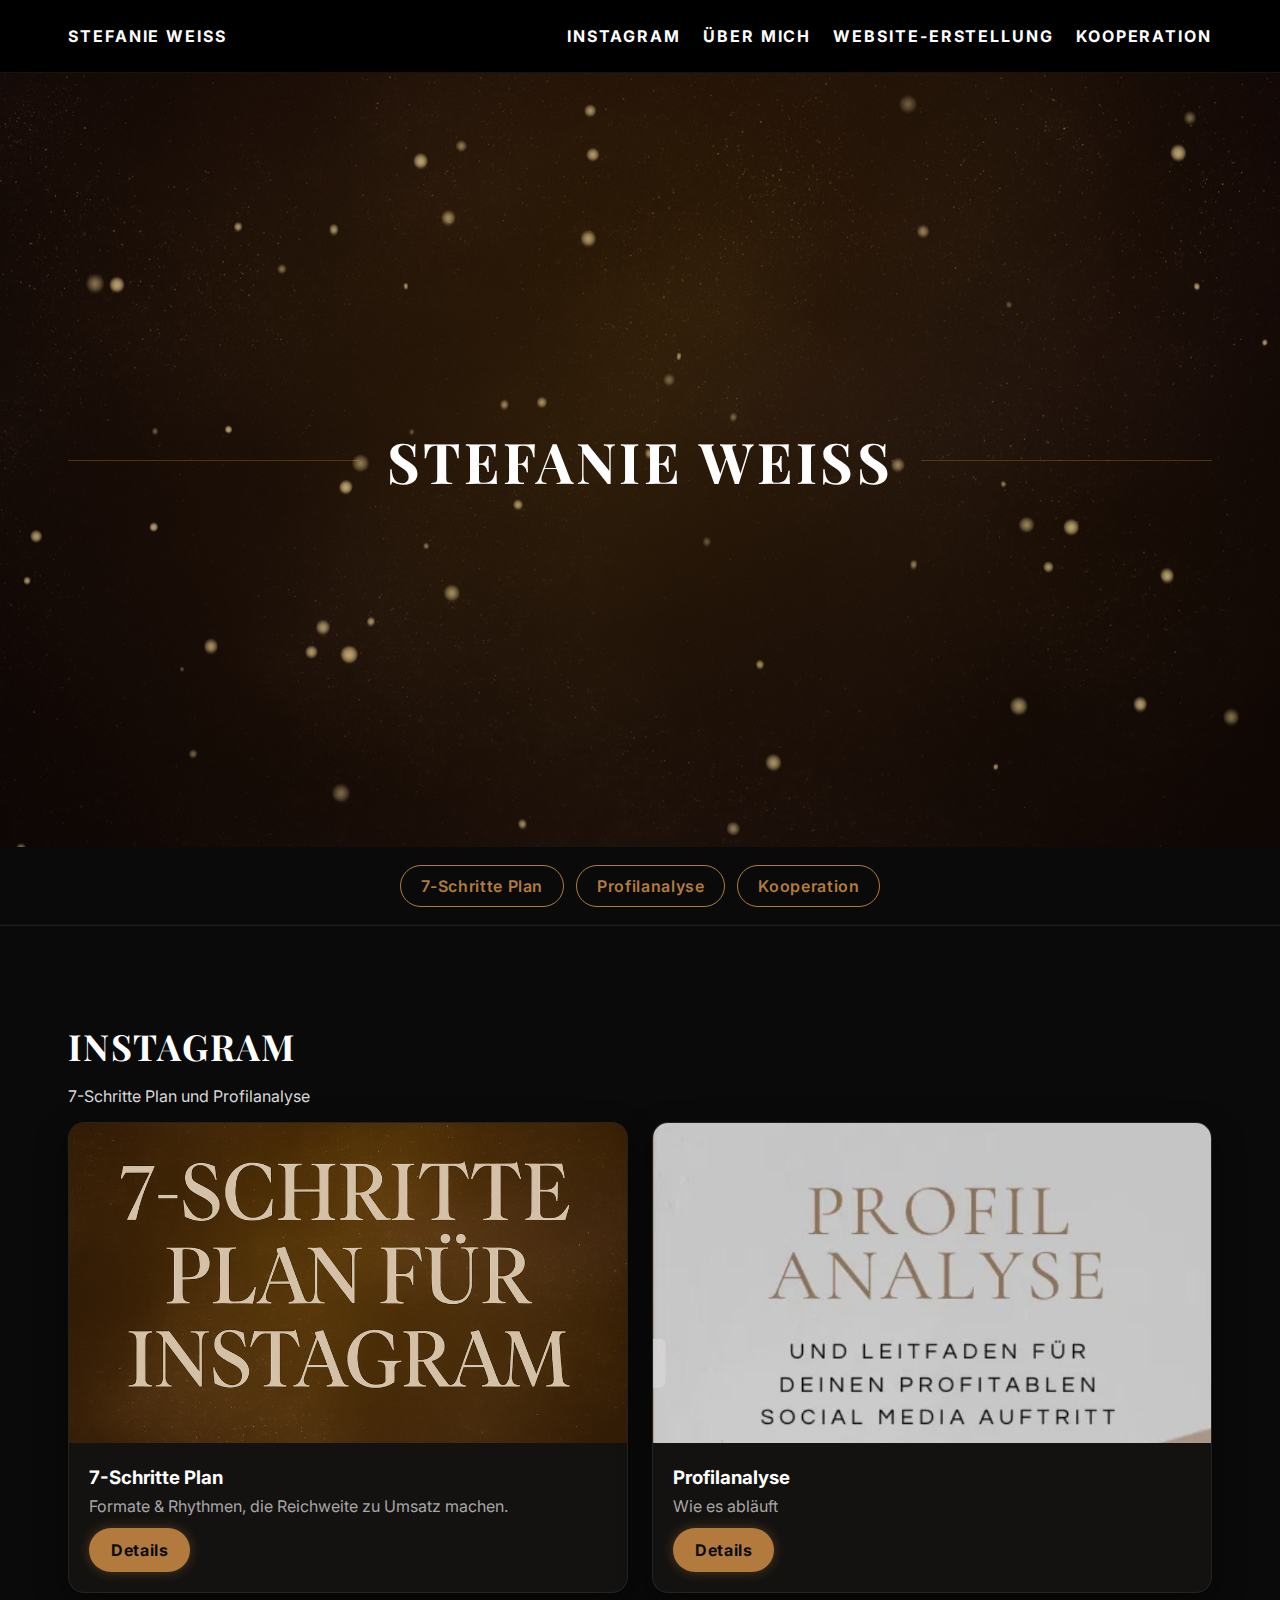
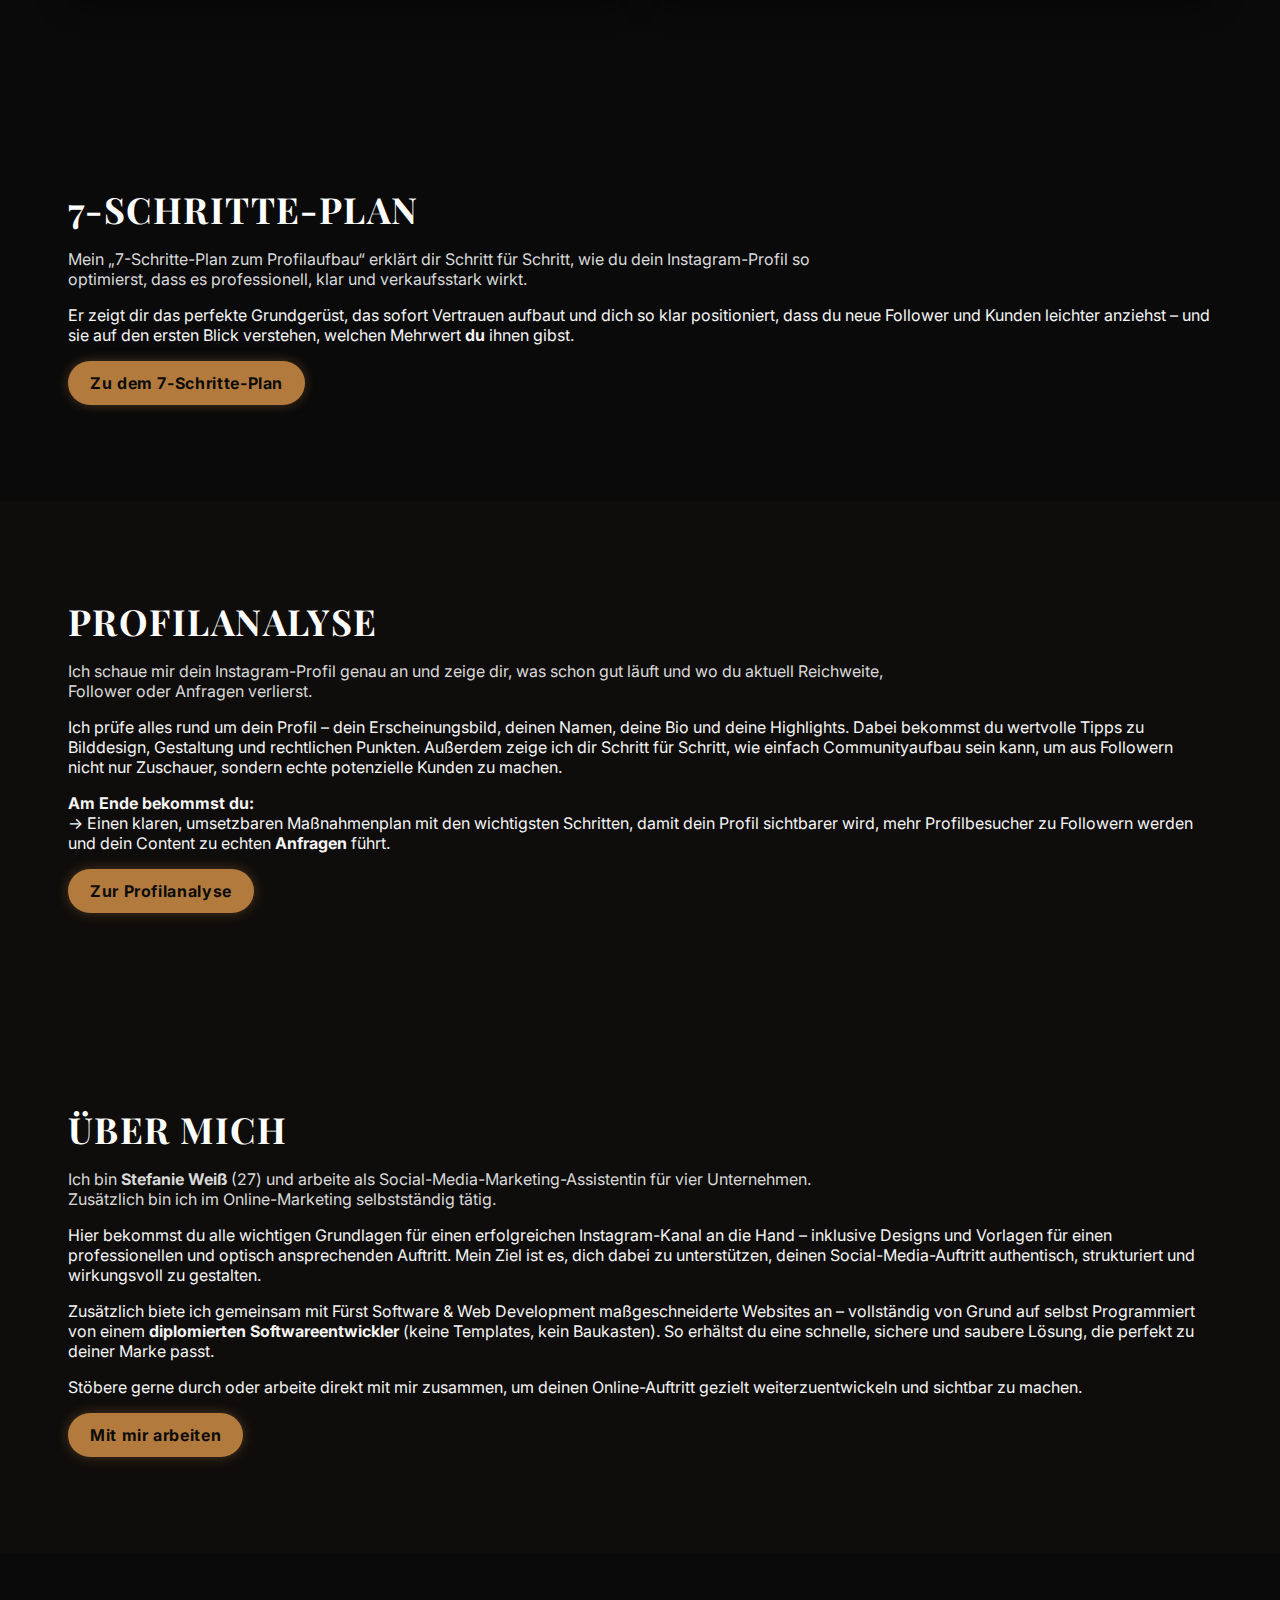
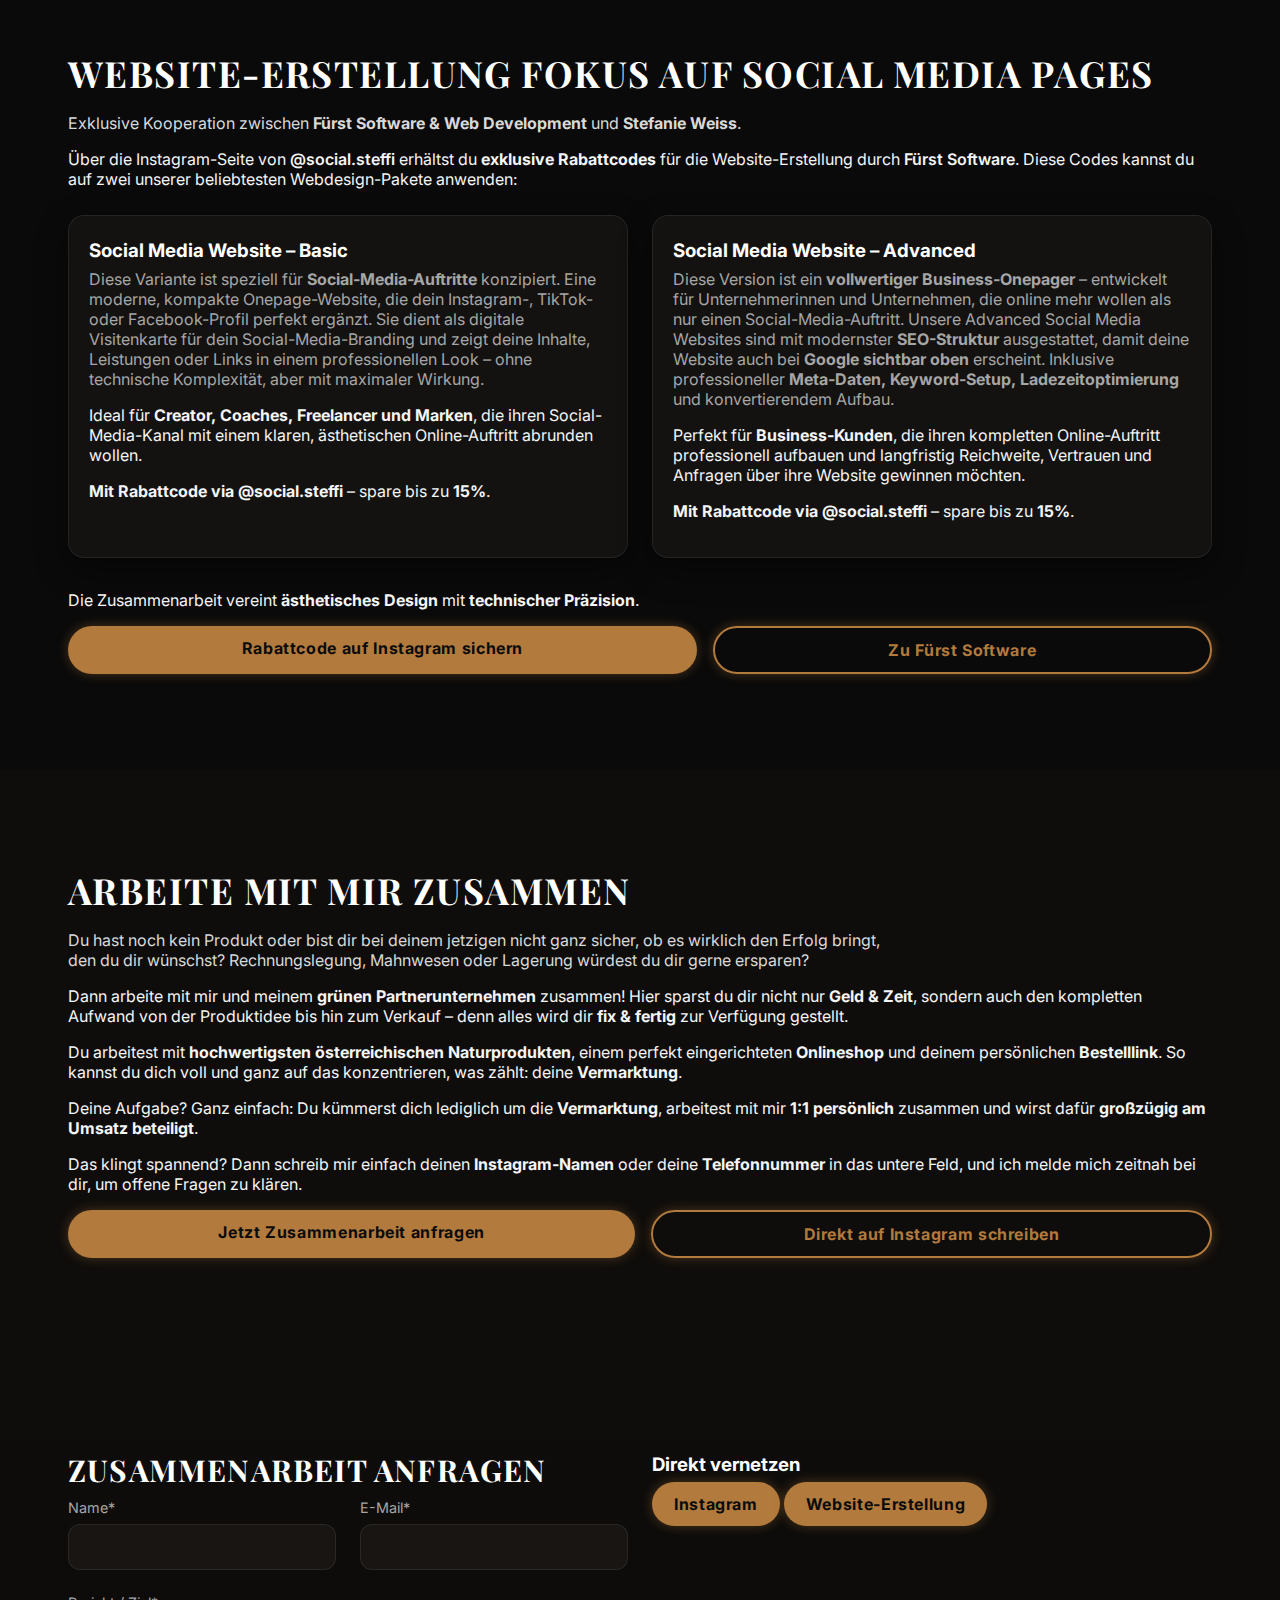
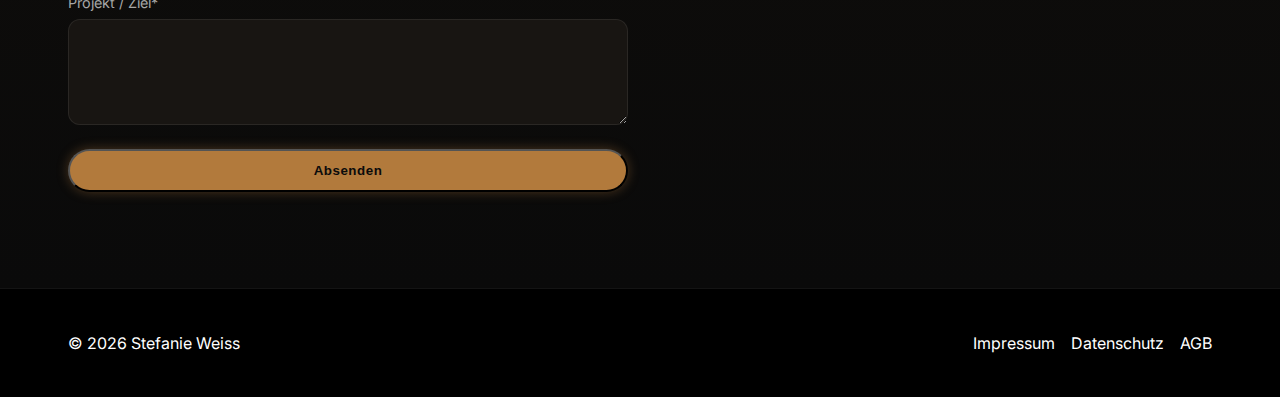
<file: index.html>
<!doctype html>
<html lang="de">
<head>
  <meta charset="utf-8" />
  <meta name="viewport" content="width=device-width, initial-scale=1" />
  <title>Stefanie Weiss – Work With Me</title>
  <meta name="description" content="Leadership, Launching, Mindset. High-Impact Coaching & Web für ambitionierte Unternehmerinnen." />
  <link href="https://fonts.googleapis.com/css2?family=Playfair+Display:wght@600;700;800&family=Inter:wght@400;500;600;700&display=swap" rel="stylesheet">
  <link rel="stylesheet" href="style.css">
</head>
<body>

  <!-- NAV -->
  <header id="site-nav" class="nav">
    <div class="nav__inner container">
      <a href="#top" class="brand" aria-label="Startseite">STEFANIE&nbsp;WEISS</a>

      <button class="nav__toggle" aria-expanded="false" aria-controls="navmenu" aria-label="Menü öffnen">
        <span class="bar"></span><span class="bar"></span><span class="bar"></span>
      </button>

      <nav id="navmenu" class="nav__links" aria-label="Hauptnavigation">
        <a href="#7Schritte" class="nav__link">Instagram</a>
        <a href="#mich" class="nav__link">ÜBER MICH</a>
        <a href="#website" class="nav__link">WEBSITE-ERSTELLUNG</a>
        <a href="#kooperation" class="nav__link">Kooperation</a>
      </nav>
    </div>
  </header>

  <main id="top">
    <!-- HERO -->
    <section class="hero" role="banner" aria-label="Hero">
      <div class="hero__bg">
        <img id="heroImg" src="hintergrund.png" alt="" aria-hidden="true" decoding="async" fetchpriority="high">
        <div class="hero__overlay"></div>
        <!-- goldener Regen -->
        <canvas id="glitterCanvas" aria-hidden="true"></canvas>
      </div>

      <div class="hero__content container">
        <div class="title-wrap">
          <span class="title-line" aria-hidden="true"></span>
          <h1 class="hero__title">STEFANIE&nbsp;WEISS</h1>
          <span class="title-line" aria-hidden="true"></span>
        </div>
      </div>
    </section>

    <!-- PILL SHORTCUTS -->
    <section class="pills">
      <div class="container pills__row">
        <a href="#plan" class="pill">7-Schritte Plan</a>
        <a href="#profilanalyse" class="pill">Profilanalyse</a>
        <a href="#kooperation" class="pill">Kooperation</a>
      </div>
    </section>

    <!-- SECTIONS -->
    <section id="7Schritte" class="section">
      <div class="container">
        <h2 class="sec-title">Instagram</h2>
        <p class="sec-lead">7-Schritte Plan und Profilanalyse</p>
        <div class="grid grid-2 cards">
          <article class="card">
            <img src="7schritte.png" alt="Authority Systems">
            <div class="card__body">
              <h3 class="card__title">7-Schritte Plan</h3>
              <p class="card__text">Formate & Rhythmen, die Reichweite zu Umsatz machen.</p>
              <a class="btn" href="#plan">Details</a>
            </div>
          </article>
          <article class="card">
            <img src="profilanalyse.jpg" alt="Leadership Messaging">
            <div class="card__body">
              <h3 class="card__title">Profilanalyse</h3>
              <p class="card__text">Wie es abläuft</p>
              <a class="btn" href="#profilanalyse">Details</a>
            </div>
          </article>
        </div>
      </div>
    </section>

    <section id="plan" class="section">
      <div class="container narrow">
        <h2 class="sec-title">7-Schritte-Plan</h2>
        <p class="sec-lead">
          Mein „7-Schritte-Plan zum Profilaufbau“ erklärt dir Schritt für Schritt,
          wie du dein Instagram-Profil so optimierst, dass es professionell, klar
          und verkaufsstark wirkt.
        </p>
        <p>
          Er zeigt dir das perfekte Grundgerüst, das sofort Vertrauen aufbaut und
          dich so klar positioniert, dass du neue Follower und Kunden leichter anziehst –
          und sie auf den ersten Blick verstehen, welchen Mehrwert <strong>du</strong> ihnen gibst.
        </p>
        <a class="btn" href="https://boards.com/a/d66CB.JNHsoW" target="_blank" rel="noopener">Zu dem 7-Schritte-Plan</a>
      </div>
    </section>

    <section id="profilanalyse" class="section section--alt">
      <div class="container narrow">
        <h2 class="sec-title">Profilanalyse</h2>
        <p class="sec-lead">
          Ich schaue mir dein Instagram-Profil genau an und zeige dir, was schon gut läuft 
          und wo du aktuell Reichweite, Follower oder Anfragen verlierst.
        </p>
        <p>
          Ich prüfe alles rund um dein Profil – dein Erscheinungsbild, deinen Namen, deine Bio und deine Highlights.  
          Dabei bekommst du wertvolle Tipps zu Bilddesign, Gestaltung und rechtlichen Punkten.  
          Außerdem zeige ich dir Schritt für Schritt, wie einfach Communityaufbau sein kann, 
          um aus Followern nicht nur Zuschauer, sondern echte potenzielle Kunden zu machen.
        </p>
        <p>
          <strong>Am Ende bekommst du:</strong><br>
          → Einen klaren, umsetzbaren Maßnahmenplan mit den wichtigsten Schritten,  
          damit dein Profil sichtbarer wird, mehr Profilbesucher zu Followern werden  
          und dein Content zu echten <strong>Anfragen</strong> führt.
        </p>
        <a class="btn" href="https://designstudiosw.tentary.com/p/LPdWmJ" target="_blank" rel="noopener">Zur Profilanalyse</a>
      </div>
    </section>

    <!-- About -->
    <section id="mich" class="section section--alt">
      <div class="container narrow">
        <h2 class="sec-title">Über mich</h2>
        <p class="sec-lead">
          Ich bin <strong>Stefanie Weiß</strong> (27) und arbeite als Social-Media-Marketing-Assistentin für vier Unternehmen.  
          Zusätzlich bin ich im Online-Marketing selbstständig tätig.
        </p>
        <p>
          Hier bekommst du alle wichtigen Grundlagen für einen erfolgreichen Instagram-Kanal an die Hand –  
          inklusive Designs und Vorlagen für einen professionellen und optisch ansprechenden Auftritt.  
          Mein Ziel ist es, dich dabei zu unterstützen, deinen Social-Media-Auftritt authentisch, strukturiert und wirkungsvoll zu gestalten.
        </p>
        <p>
          Zusätzlich biete ich gemeinsam mit Fürst Software & Web Development maßgeschneiderte Websites an – 
          vollständig von Grund auf selbst Programmiert von einem <strong>diplomierten Softwareentwickler</strong> (keine Templates, kein Baukasten). 
          So erhältst du eine schnelle, sichere und saubere Lösung, die perfekt zu deiner Marke passt.
        </p>
        <p>
          Stöbere gerne durch oder arbeite direkt mit mir zusammen,  
          um deinen Online-Auftritt gezielt weiterzuentwickeln und sichtbar zu machen.
        </p>
        <a class="btn" href="#contact">Mit mir arbeiten</a>
      </div>
    </section>

    <!-- Partner -->
    <section id="website" class="section">
      <div class="container narrow">
        <h2 class="sec-title">Website-Erstellung Fokus auf Social Media Pages</h2>
        <p class="sec-lead">
          Exklusive Kooperation zwischen <strong>Fürst Software & Web Development</strong> und <strong>Stefanie Weiss</strong>.
        </p>

        <p>
          Über die Instagram-Seite von 
          <a href="https://www.instagram.com/social.steffi/" target="_blank" rel="noopener" style="font-weight:600;">@social.steffi</a> 
          erhältst du <strong>exklusive Rabattcodes</strong> für die Website-Erstellung durch 
          <a href="https://www.fuerst-software.com" target="_blank" rel="noopener" style="font-weight:600;">Fürst Software</a>.  
          Diese Codes kannst du auf zwei unserer beliebtesten Webdesign-Pakete anwenden:
        </p>

        <div class="grid grid-2 cards" style="margin-top:1.6rem;">
          <article class="card">
            <div class="card__body">
              <h3 class="card__title">Social Media Website – Basic</h3>
              <p class="card__text">
                Diese Variante ist speziell für <strong>Social-Media-Auftritte</strong> konzipiert.  
                Eine moderne, kompakte Onepage-Website, die dein Instagram-, TikTok- oder Facebook-Profil perfekt ergänzt.  
                Sie dient als digitale Visitenkarte für dein Social-Media-Branding und zeigt deine Inhalte, Leistungen 
                oder Links in einem professionellen Look – ohne technische Komplexität, aber mit maximaler Wirkung.
              </p>
              <p>
                Ideal für <strong>Creator, Coaches, Freelancer und Marken</strong>,  
                die ihren Social-Media-Kanal mit einem klaren, ästhetischen Online-Auftritt abrunden wollen.
              </p>
              <p><strong>Mit Rabattcode via @social.steffi</strong> – spare bis zu <strong>15%</strong>.</p>
            </div>
          </article>

          <article class="card">
            <div class="card__body">
              <h3 class="card__title">Social Media Website – Advanced</h3>
              <p class="card__text">
                Diese Version ist ein <strong>vollwertiger Business-Onepager</strong> –  
                entwickelt für Unternehmerinnen und Unternehmen, die online mehr wollen als nur einen Social-Media-Auftritt.  
                Unsere Advanced Social Media Websites sind mit modernster <strong>SEO-Struktur</strong> ausgestattet, damit deine Website auch bei <strong>Google sichtbar oben</strong> erscheint.  
                Inklusive professioneller <strong>Meta-Daten, Keyword-Setup, Ladezeitoptimierung</strong> und konvertierendem Aufbau.
              </p>
              <p>
                Perfekt für <strong>Business-Kunden</strong>, die ihren kompletten Online-Auftritt professionell aufbauen 
                und langfristig Reichweite, Vertrauen und Anfragen über ihre Website gewinnen möchten.
              </p>
              <p><strong>Mit Rabattcode via @social.steffi</strong> – spare bis zu <strong>15%</strong>.</p>
            </div>
          </article>
        </div>

        <p style="margin-top:2rem;">
          Die Zusammenarbeit vereint <strong>ästhetisches Design</strong> mit <strong>technischer Präzision</strong>.
        </p>

        <div class="btn-row" style="margin: top 1.6rem;">
          <a class="btn" href="https://www.instagram.com/social.steffi/" target="_blank" rel="noopener">
            Rabattcode auf Instagram sichern
          </a>
          <a class="btn btn--ghost" href="https://www.fuerst-software.com" target="_blank" rel="noopener">
            Zu Fürst Software
          </a>
        </div>
      </div>
    </section>

    <!-- Kooperation -->
    <section id="kooperation" class="section section--alt">
      <div class="container narrow">
        <h2 class="sec-title">Arbeite mit mir zusammen </h2>

        <p class="sec-lead">
          Du hast noch kein Produkt oder bist dir bei deinem jetzigen nicht ganz sicher,  
          ob es wirklich den Erfolg bringt, den du dir wünschst? Rechnungslegung, Mahnwesen oder Lagerung würdest du dir gerne ersparen?
        </p>

        <p>
          Dann arbeite mit mir und meinem <strong>grünen Partnerunternehmen</strong> zusammen!  
          Hier sparst du dir nicht nur <strong>Geld & Zeit</strong>, sondern auch den kompletten Aufwand  
          von der Produktidee bis hin zum Verkauf – denn alles wird dir <strong>fix & fertig</strong> zur Verfügung gestellt.
        </p>

        <p>
          Du arbeitest mit <strong>hochwertigsten österreichischen Naturprodukten</strong>,  
          einem perfekt eingerichteten <strong>Onlineshop</strong> und deinem persönlichen <strong>Bestelllink</strong>.  
          So kannst du dich voll und ganz auf das konzentrieren, was zählt: deine <strong>Vermarktung</strong>.
        </p>

        <p>
          Deine Aufgabe? Ganz einfach:  
          Du kümmerst dich lediglich um die <strong>Vermarktung</strong>, arbeitest mit mir <strong>1:1 persönlich</strong> zusammen  
          und wirst dafür <strong>großzügig am Umsatz beteiligt</strong>.
        </p>

        <p>
          Das klingt spannend?  
          Dann schreib mir einfach deinen <strong>Instagram-Namen</strong> oder deine <strong>Telefonnummer</strong>  
          in das untere Feld, und ich melde mich zeitnah bei dir, um offene Fragen zu klären.
        </p>

        <div class="btn-row" style="margin-top:1rem;">
          <a class="btn" href="#contact">Jetzt Zusammenarbeit anfragen</a>
          <a class="btn btn--ghost" href="https://www.instagram.com/social.steffi/" target="_blank" rel="noopener">Direkt auf Instagram schreiben</a>
        </div>

      </div>
    </section>

    <!-- CONTACT -->
    <section id="contact" class="section section--contact">
      <div class="container contact grid grid-2">
        <div class="contact__card card">
          <h2 class="sec-title sec-title--small">Zusammenarbeit Anfragen</h2>

          <form id="contactForm" class="grid grid-2" action="#" method="post" novalidate>
            <label class="field"><span>Name*</span><input id="name" type="text" name="name" required autocomplete="name"></label>
            <label class="field"><span>E-Mail*</span><input id="email" type="email" name="email" required autocomplete="email" inputmode="email"></label>
            <label class="field field--full"><span>Projekt / Ziel*</span><textarea id="msg" name="msg" rows="4" required></textarea></label>
            <input type="text" name="_honey" style="display:none" tabindex="-1" autocomplete="off">
            <div class="field field--full"><button class="btn" type="submit">Absenden</button></div>
          </form>

          <p id="cf-toast" class="toast" style="display:none;"></p>
        </div>

        <aside class="contact__aside card">
          <h3 class="card__title">Direkt vernetzen</h3>
          <div class="stack">
            <a class="btn" href="https://www.instagram.com/social.steffi/" target="_blank" rel="noopener">Instagram</a>
            <a class="btn" href="https://www.fuerst-software.com" target="_blank" rel="noopener">Website-Erstellung</a>
          </div>
        </aside>
      </div>
    </section>
  </main>

  <footer class="footer">
    <div class="container footer__inner">
      <p>© <span id="year"></span> Stefanie Weiss</p>
      <nav class="footer__nav">
        <a href="impressum.html">Impressum</a>
        <a href="datenschutz.html">Datenschutz</a>
        <a href="agb.html">AGB</a>
      </nav>
    </div>
  </footer>

  <script src="script.js" defer></script>
</body>
</html>
</file>
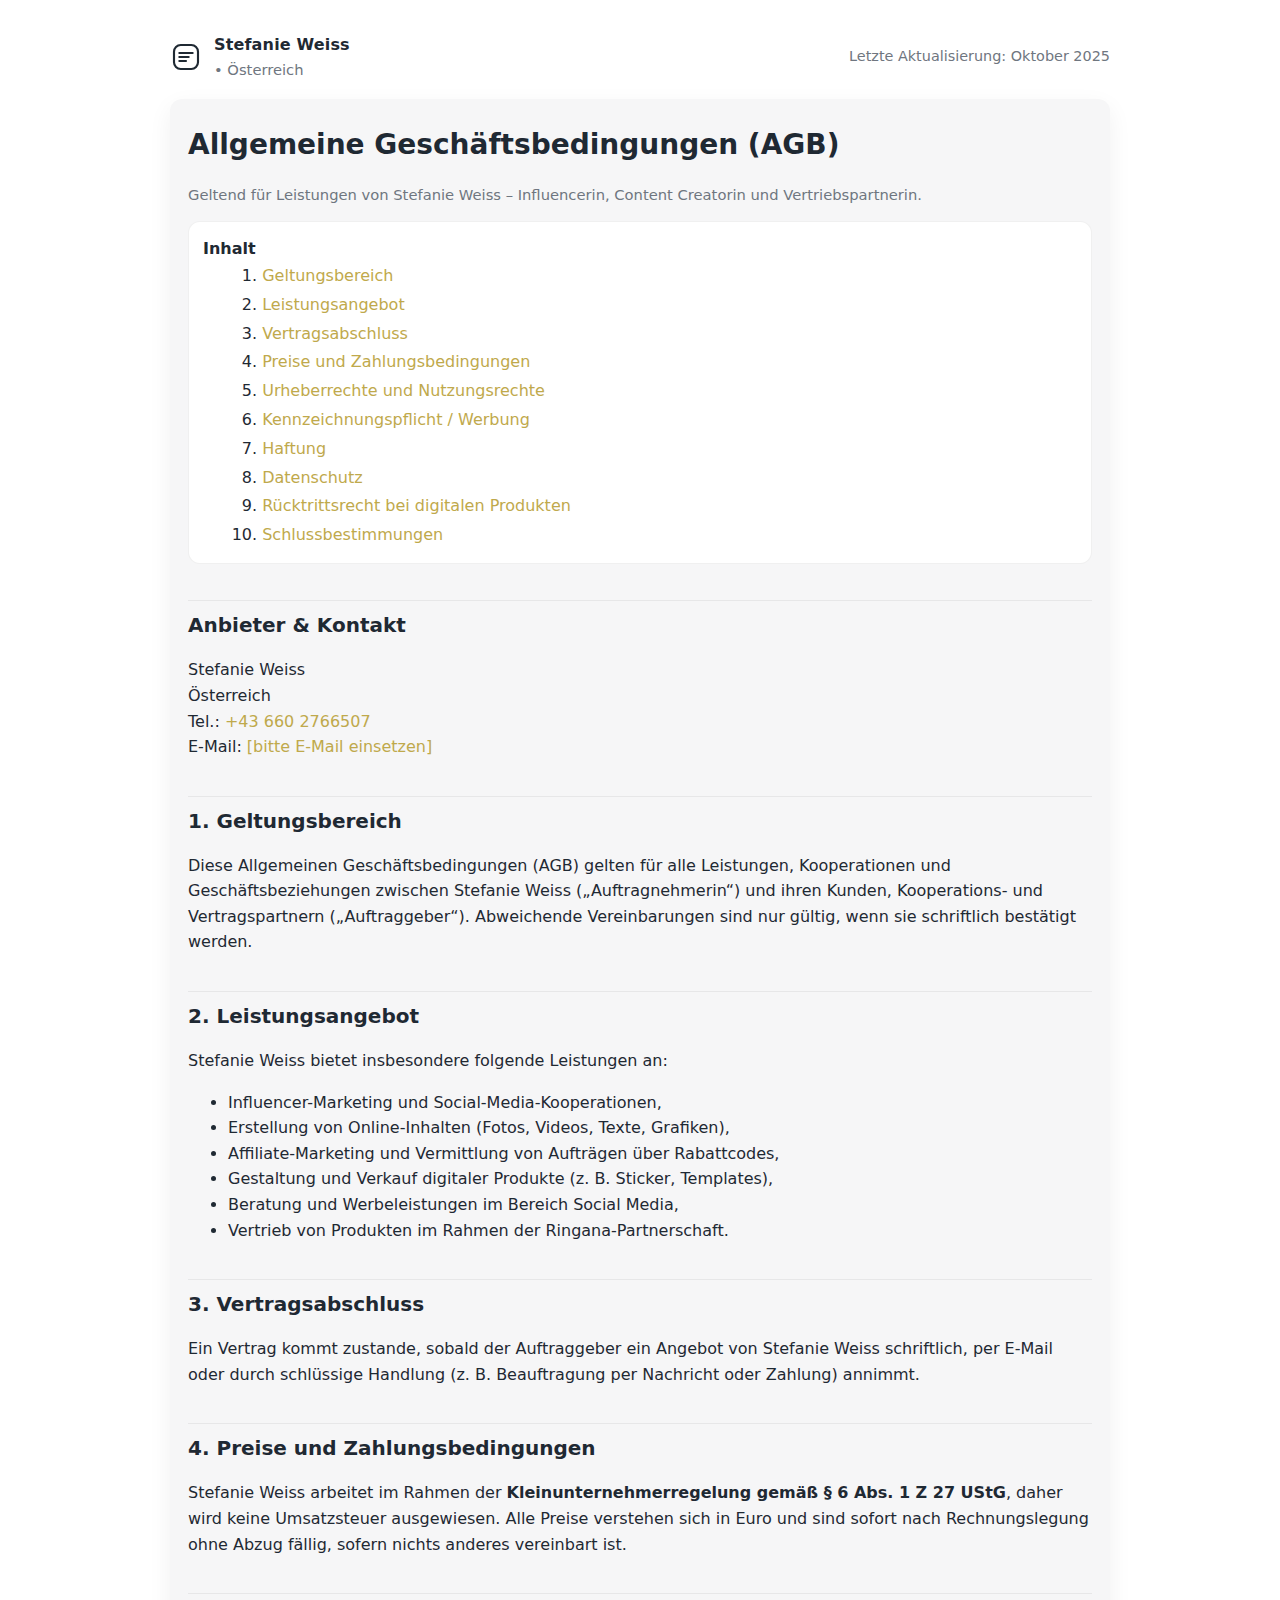
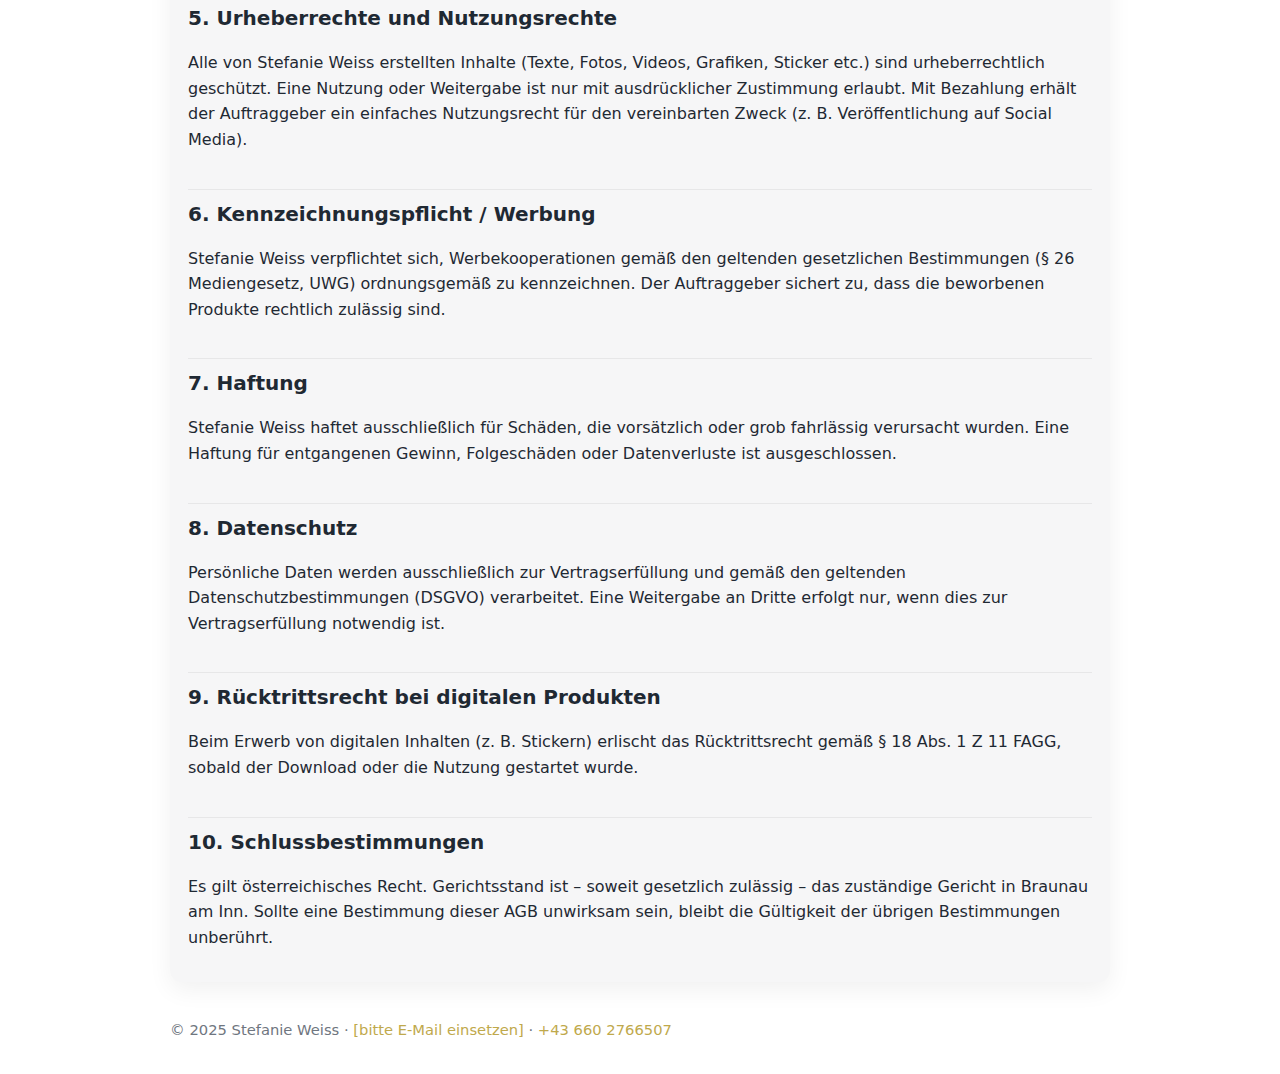
<file: agb.html>
<!doctype html>
<html lang="de">
<head>
  <meta charset="utf-8" />
  <meta name="viewport" content="width=device-width, initial-scale=1" />
  <title>Allgemeine Geschäftsbedingungen (AGB) – Stefanie Weiss</title>
  <meta name="description" content="AGB von Stefanie Weiss – Influencerin, Content Creatorin und Vertriebspartnerin. Regelungen zu Leistungen, Preisen, Urheberrecht, Datenschutz, Haftung und Gerichtsstand." />
  <meta name="theme-color" content="#f5f5f5" />
  <style>
    :root {
      --bg:#ffffff; --ink:#1f2933; --muted:#6f7680; --card:#f6f6f7;
      --accent:#bfa94c; --accent-2:#c0c0c0; --radius:12px; --shadow:0 8px 24px rgba(0,0,0,.06)
    }
    *{box-sizing:border-box}
    html,body{height:100%}
    body{margin:0;font-family:Inter,system-ui,-apple-system,"Segoe UI",Roboto,Arial,sans-serif;color:var(--ink);background:var(--bg);line-height:1.6}
    a{color:var(--accent);text-decoration:none}
    a:hover{text-decoration:underline}
    .container{max-width:980px;margin-inline:auto;padding:32px 20px}
    header.ff{display:flex;align-items:center;justify-content:space-between;gap:12px;margin-bottom:18px}
    .brand{display:flex;align-items:center;gap:12px}
    .brand .title{font-weight:900;letter-spacing:.01em}
    .note{color:var(--muted);font-size:.9rem}
    .card{background:var(--card);padding:16px 18px;border-radius:var(--radius);box-shadow:var(--shadow)}
    h1{font-size:1.75rem;margin:.5rem 0 0}
    h2{font-size:1.25rem;margin:2.25rem 0 .5rem;padding-top:8px;border-top:1px solid rgba(0,0,0,.06)}
    h3{font-size:1.05rem;margin:1.25rem 0 .25rem}
    .toc{margin:12px 0 22px;padding:14px;border-radius:var(--radius);background:#fff;border:1px solid rgba(0,0,0,.06)}
    .toc ol{margin:0 0 0 1.2rem}
    .toc a{display:block;padding:.1rem 0}
    .meta{font-size:.92rem;color:var(--muted)}
    footer{margin-top:36px;font-size:.92rem;color:var(--muted)}
    .nowrap{white-space:nowrap}
    @media (prefers-color-scheme: dark){
      :root{--bg:#0b0c0f; --ink:#e9edf2; --card:#12141a; --muted:#9aa3af; --accent:#e6d388}
      body{background:var(--bg);color:var(--ink)}
      .toc{background:#0f1116;border-color:#1b1f2a}
    }
  </style>
</head>
<body>
  <main class="container">
    <header class="ff">
      <div class="brand">
        <svg width="32" height="32" viewBox="0 0 24 24" fill="none" aria-hidden="true">
          <rect x="3" y="3" width="18" height="18" rx="5" ry="5" stroke="currentColor" stroke-width="1.6"></rect>
          <path d="M7 9h10M7 12h7M7 15h5" stroke="currentColor" stroke-width="1.6" stroke-linecap="round" />
        </svg>
        <div>
          <div class="title">Stefanie Weiss</div>
          <div class="meta"> • Österreich</div>
        </div>
      </div>
      <div class="note">
        Letzte Aktualisierung: <time datetime="2025-10-01">Oktober 2025</time>
      </div>
    </header>

    <div class="card" role="region" aria-labelledby="agb-heading">
      <h1 id="agb-heading">Allgemeine Geschäftsbedingungen (AGB)</h1>
      <p class="meta">Geltend für Leistungen von Stefanie Weiss – Influencerin, Content Creatorin und Vertriebspartnerin.</p>

      <nav class="toc" aria-label="Inhaltsverzeichnis">
        <strong>Inhalt</strong>
        <ol>
          <li><a href="#geltungsbereich">Geltungsbereich</a></li>
          <li><a href="#leistungen">Leistungsangebot</a></li>
          <li><a href="#vertrag">Vertragsabschluss</a></li>
          <li><a href="#preise">Preise und Zahlungsbedingungen</a></li>
          <li><a href="#urheberrecht">Urheberrechte und Nutzungsrechte</a></li>
          <li><a href="#werbung">Kennzeichnungspflicht / Werbung</a></li>
          <li><a href="#haftung">Haftung</a></li>
          <li><a href="#datenschutz">Datenschutz</a></li>
          <li><a href="#ruecktritt">Rücktrittsrecht bei digitalen Produkten</a></li>
          <li><a href="#schluss">Schlussbestimmungen</a></li>
        </ol>
      </nav>

      <section id="kontakt" aria-labelledby="kontakt-h">
        <h2 id="kontakt-h">Anbieter & Kontakt</h2>
        <p>
          Stefanie Weiss<br>
          Österreich<br>
          Tel.: <a class="nowrap" href="tel:+436602766507">+43 660 2766507</a><br>
          E-Mail: <a href="mailto:[bitte@hier-einsetzen]">[bitte E-Mail einsetzen]</a>
        </p>
      </section>

      <section id="geltungsbereich" aria-labelledby="geltungsbereich-h">
        <h2 id="geltungsbereich-h">1. Geltungsbereich</h2>
        <p>Diese Allgemeinen Geschäftsbedingungen (AGB) gelten für alle Leistungen, Kooperationen und Geschäftsbeziehungen zwischen Stefanie Weiss („Auftragnehmerin“) und ihren Kunden, Kooperations- und Vertragspartnern („Auftraggeber“). Abweichende Vereinbarungen sind nur gültig, wenn sie schriftlich bestätigt werden.</p>
      </section>

      <section id="leistungen" aria-labelledby="leistungen-h">
        <h2 id="leistungen-h">2. Leistungsangebot</h2>
        <p>Stefanie Weiss bietet insbesondere folgende Leistungen an:</p>
        <ul>
          <li>Influencer-Marketing und Social-Media-Kooperationen,</li>
          <li>Erstellung von Online-Inhalten (Fotos, Videos, Texte, Grafiken),</li>
          <li>Affiliate-Marketing und Vermittlung von Aufträgen über Rabattcodes,</li>
          <li>Gestaltung und Verkauf digitaler Produkte (z. B. Sticker, Templates),</li>
          <li>Beratung und Werbeleistungen im Bereich Social Media,</li>
          <li>Vertrieb von Produkten im Rahmen der Ringana-Partnerschaft.</li>
        </ul>
      </section>

      <section id="vertrag" aria-labelledby="vertrag-h">
        <h2 id="vertrag-h">3. Vertragsabschluss</h2>
        <p>Ein Vertrag kommt zustande, sobald der Auftraggeber ein Angebot von Stefanie Weiss schriftlich, per E-Mail oder durch schlüssige Handlung (z. B. Beauftragung per Nachricht oder Zahlung) annimmt.</p>
      </section>

      <section id="preise" aria-labelledby="preise-h">
        <h2 id="preise-h">4. Preise und Zahlungsbedingungen</h2>
        <p>Stefanie Weiss arbeitet im Rahmen der <strong>Kleinunternehmerregelung gemäß § 6 Abs. 1 Z 27 UStG</strong>, daher wird keine Umsatzsteuer ausgewiesen. Alle Preise verstehen sich in Euro und sind sofort nach Rechnungslegung ohne Abzug fällig, sofern nichts anderes vereinbart ist.</p>
      </section>

      <section id="urheberrecht" aria-labelledby="urheberrecht-h">
        <h2 id="urheberrecht-h">5. Urheberrechte und Nutzungsrechte</h2>
        <p>Alle von Stefanie Weiss erstellten Inhalte (Texte, Fotos, Videos, Grafiken, Sticker etc.) sind urheberrechtlich geschützt. Eine Nutzung oder Weitergabe ist nur mit ausdrücklicher Zustimmung erlaubt. Mit Bezahlung erhält der Auftraggeber ein einfaches Nutzungsrecht für den vereinbarten Zweck (z. B. Veröffentlichung auf Social Media).</p>
      </section>

      <section id="werbung" aria-labelledby="werbung-h">
        <h2 id="werbung-h">6. Kennzeichnungspflicht / Werbung</h2>
        <p>Stefanie Weiss verpflichtet sich, Werbekooperationen gemäß den geltenden gesetzlichen Bestimmungen (§ 26 Mediengesetz, UWG) ordnungsgemäß zu kennzeichnen. Der Auftraggeber sichert zu, dass die beworbenen Produkte rechtlich zulässig sind.</p>
      </section>

      <section id="haftung" aria-labelledby="haftung-h">
        <h2 id="haftung-h">7. Haftung</h2>
        <p>Stefanie Weiss haftet ausschließlich für Schäden, die vorsätzlich oder grob fahrlässig verursacht wurden. Eine Haftung für entgangenen Gewinn, Folgeschäden oder Datenverluste ist ausgeschlossen.</p>
      </section>

      <section id="datenschutz" aria-labelledby="datenschutz-h">
        <h2 id="datenschutz-h">8. Datenschutz</h2>
        <p>Persönliche Daten werden ausschließlich zur Vertragserfüllung und gemäß den geltenden Datenschutzbestimmungen (DSGVO) verarbeitet. Eine Weitergabe an Dritte erfolgt nur, wenn dies zur Vertragserfüllung notwendig ist.</p>
      </section>

      <section id="ruecktritt" aria-labelledby="ruecktritt-h">
        <h2 id="ruecktritt-h">9. Rücktrittsrecht bei digitalen Produkten</h2>
        <p>Beim Erwerb von digitalen Inhalten (z. B. Stickern) erlischt das Rücktrittsrecht gemäß § 18 Abs. 1 Z 11 FAGG, sobald der Download oder die Nutzung gestartet wurde.</p>
      </section>

      <section id="schluss" aria-labelledby="schluss-h">
        <h2 id="schluss-h">10. Schlussbestimmungen</h2>
        <p>Es gilt österreichisches Recht. Gerichtsstand ist – soweit gesetzlich zulässig – das zuständige Gericht in Braunau am Inn. Sollte eine Bestimmung dieser AGB unwirksam sein, bleibt die Gültigkeit der übrigen Bestimmungen unberührt.</p>
      </section>
    </div>

    <footer>
      © <span class="nowrap">2025</span> Stefanie Weiss · <a href="mailto:[bitte@hier-einsetzen]">[bitte E-Mail einsetzen]</a> · <a href="tel:+436602766507">+43 660 2766507</a>
    </footer>
  </main>
</body>
</html>
</file>
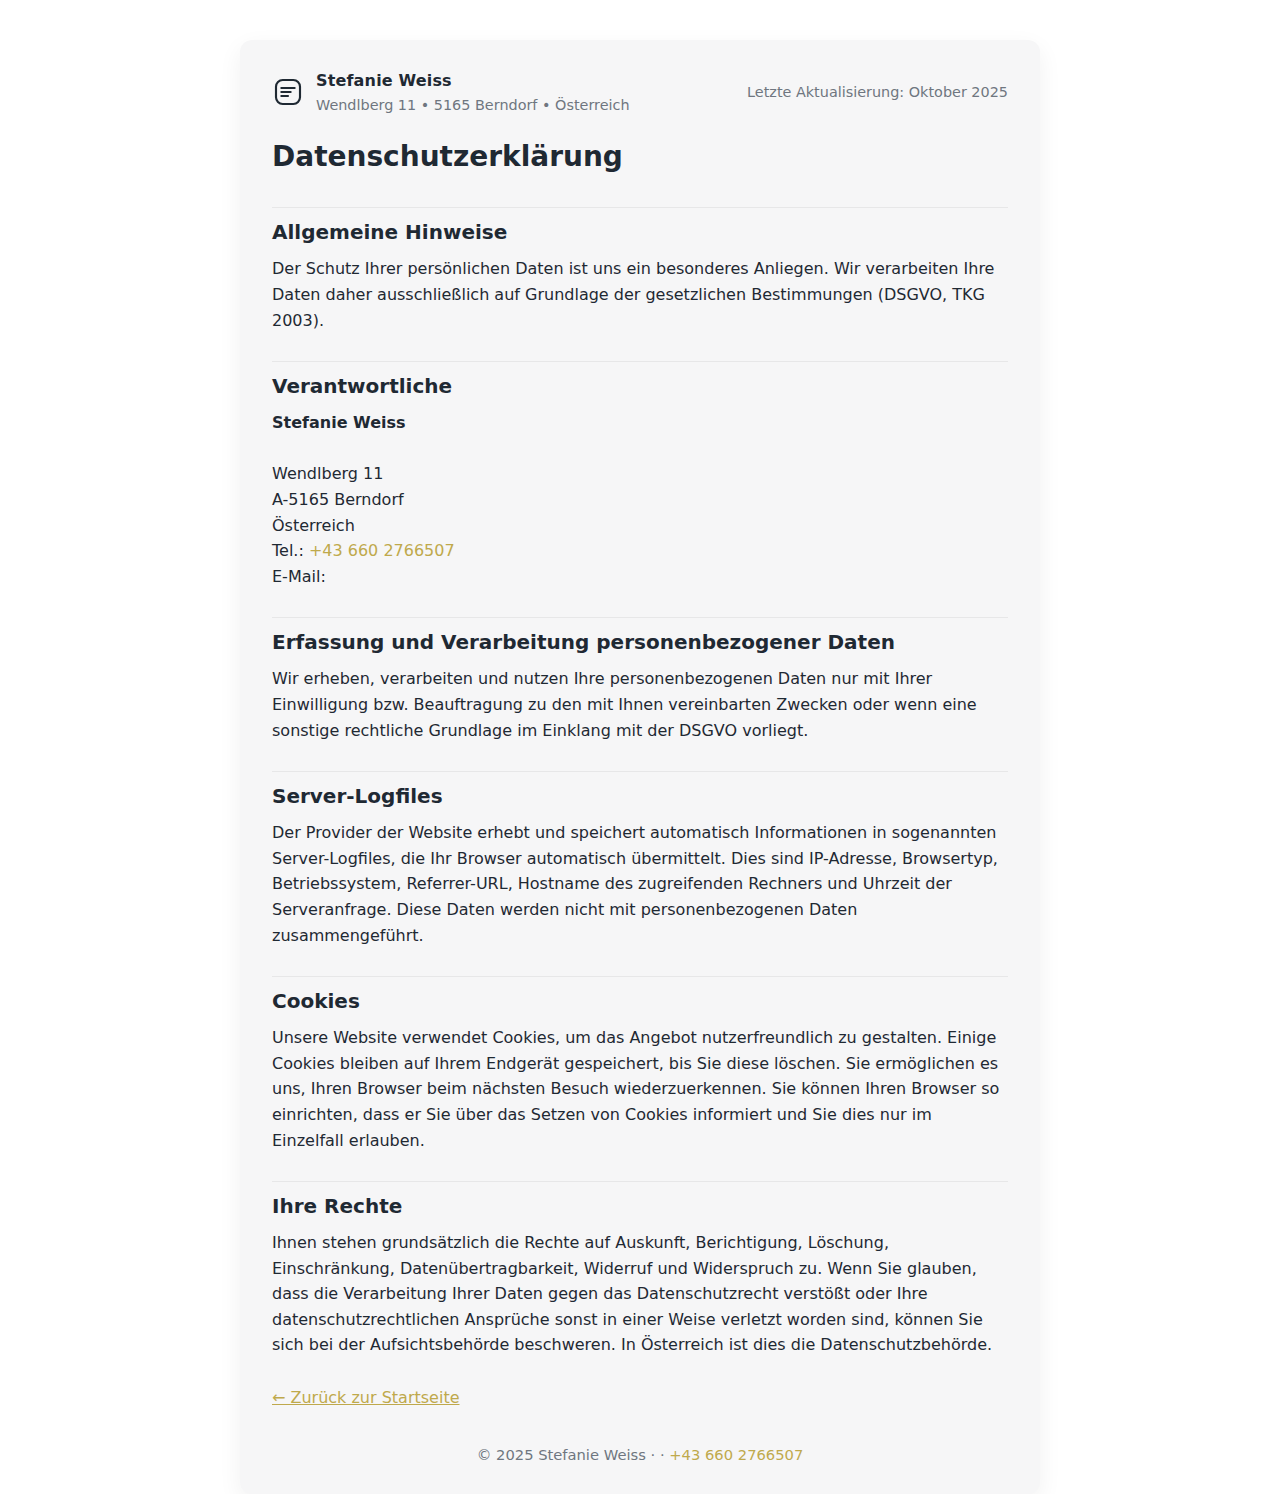
<file: datenschutz.html>
<!doctype html>
<html lang="de">
<head>
  <meta charset="utf-8" />
  <meta name="viewport" content="width=device-width, initial-scale=1" />
  <title>Datenschutzerklärung – Stefanie Weiss</title>
  <meta name="description" content="Datenschutzerklärung von Stefanie Weiss. Informationen gemäß DSGVO & TKG." />
  <meta name="theme-color" content="#f5f5f5" />
  <style>
    :root {
      --bg: #ffffff;
      --ink: #1f2933;
      --muted: #6f7680;
      --card: #f6f6f7;
      --accent: #bfa94c;
      --accent-2: #c0c0c0;
      --radius: 12px;
      --shadow: 0 8px 24px rgba(0, 0, 0, .06);
    }

    * { box-sizing: border-box; }

    html, body {
      height: 100%;
      margin: 0;
      font-family: Inter, system-ui, -apple-system, 'Segoe UI', Roboto, Arial, sans-serif;
      color: var(--ink);
      background: var(--bg);
      line-height: 1.6;
    }

    body {
      display: flex;
      justify-content: center;
      align-items: flex-start;
      min-height: 100vh;
      padding: 40px 20px;
      overflow-y: auto;
    }

    .datenschutz-container {
      background: var(--card);
      padding: 28px 32px;
      border-radius: var(--radius);
      box-shadow: var(--shadow);
      max-width: 800px;
      width: 100%;
    }

    header.ff {
      display: flex;
      align-items: center;
      justify-content: space-between;
      gap: 12px;
      margin-bottom: 18px;
      flex-wrap: wrap;
    }

    .brand {
      display: flex;
      align-items: center;
      gap: 12px;
      flex-wrap: wrap;
    }

    .brand .title {
      font-weight: 900;
      letter-spacing: .01em;
    }

    .note {
      color: var(--muted);
      font-size: .9rem;
    }

    h1 {
      font-size: 1.75rem;
      margin: .5rem 0 0;
      text-align: left;
    }

    h2 {
      font-size: 1.25rem;
      margin: 1.75rem 0 .5rem;
      padding-top: 8px;
      border-top: 1px solid rgba(0, 0, 0, .06);
    }

    p { margin: 8px 0; }

    a {
      color: var(--accent);
      text-decoration: none;
    }

    a:hover { text-decoration: underline; }

    strong {
      font-weight: 600;
      display: block;
      margin-top: .5rem;
    }

    .back-link {
      display: inline-block;
      margin-top: 1.2rem;
      text-decoration: underline;
      color: var(--accent);
      font-weight: 500;
    }

    footer {
      margin-top: 2rem;
      font-size: .92rem;
      color: var(--muted);
      text-align: center;
    }

    /* --- Dark Mode --- */
    @media (prefers-color-scheme: dark) {
      :root {
        --bg: #0b0c0f;
        --ink: #e9edf2;
        --card: #12141a;
        --muted: #9aa3af;
        --accent: #e6d388;
      }
    }

    /* --- Mobile Optimierung --- */
    @media (max-width: 600px) {
      body {
        padding: 20px 12px;
      }
      .datenschutz-container {
        padding: 20px;
      }
      header.ff {
        flex-direction: column;
        align-items: flex-start;
      }
      h1 {
        font-size: 1.5rem;
      }
      h2 {
        font-size: 1.1rem;
      }
    }
  </style>
</head>
<body>
  <main class="datenschutz-container">
    <header class="ff">
      <div class="brand">
        <svg width="32" height="32" viewBox="0 0 24 24" fill="none" aria-hidden="true">
          <rect x="3" y="3" width="18" height="18" rx="5" ry="5" stroke="currentColor" stroke-width="1.6"></rect>
          <path d="M7 9h10M7 12h7M7 15h5" stroke="currentColor" stroke-width="1.6" stroke-linecap="round" />
        </svg>
        <div>
          <div class="title">Stefanie Weiss</div>
          <div class="note">Wendlberg 11 • 5165 Berndorf • Österreich</div>
        </div>
      </div>
      <div class="note">Letzte Aktualisierung: <time datetime="2025-10-01">Oktober 2025</time></div>
    </header>

    <h1>Datenschutzerklärung</h1>

    <section>
      <h2>Allgemeine Hinweise</h2>
      <p>Der Schutz Ihrer persönlichen Daten ist uns ein besonderes Anliegen. Wir verarbeiten Ihre Daten daher ausschließlich auf Grundlage der gesetzlichen Bestimmungen (DSGVO, TKG 2003).</p>
    </section>

    <section>
      <h2>Verantwortliche</h2>
      <p><strong>Stefanie Weiss</strong><br>
      Wendlberg 11<br>
      A-5165 Berndorf<br>
      Österreich<br>
      Tel.: <a href="tel:+436602766507">+43 660 2766507</a><br>
      E-Mail: <a href="mailto:mail@fuerst-software.com"></a></p>
    </section>

    <section>
      <h2>Erfassung und Verarbeitung personenbezogener Daten</h2>
      <p>Wir erheben, verarbeiten und nutzen Ihre personenbezogenen Daten nur mit Ihrer Einwilligung bzw. Beauftragung zu den mit Ihnen vereinbarten Zwecken oder wenn eine sonstige rechtliche Grundlage im Einklang mit der DSGVO vorliegt.</p>
    </section>

<section>
      <h2>Server-Logfiles</h2>
      <p>Der Provider der Website erhebt und speichert automatisch Informationen in sogenannten Server-Logfiles, die Ihr Browser automatisch übermittelt. Dies sind IP-Adresse, Browsertyp, Betriebssystem, Referrer-URL, Hostname des zugreifenden Rechners und Uhrzeit der Serveranfrage. Diese Daten werden nicht mit personenbezogenen Daten zusammengeführt.</p>
    </section>

    <section>
      <h2>Cookies</h2>
      <p>Unsere Website verwendet Cookies, um das Angebot nutzerfreundlich zu gestalten. Einige Cookies bleiben auf Ihrem Endgerät gespeichert, bis Sie diese löschen. Sie ermöglichen es uns, Ihren Browser beim nächsten Besuch wiederzuerkennen. Sie können Ihren Browser so einrichten, dass er Sie über das Setzen von Cookies informiert und Sie dies nur im Einzelfall erlauben.</p>
    </section>

    <section>
      <h2>Ihre Rechte</h2>
      <p>Ihnen stehen grundsätzlich die Rechte auf Auskunft, Berichtigung, Löschung, Einschränkung, Datenübertragbarkeit, Widerruf und Widerspruch zu. Wenn Sie glauben, dass die Verarbeitung Ihrer Daten gegen das Datenschutzrecht verstößt oder Ihre datenschutzrechtlichen Ansprüche sonst in einer Weise verletzt worden sind, können Sie sich bei der Aufsichtsbehörde beschweren. In Österreich ist dies die Datenschutzbehörde.</p>
    </section>

    <p><a class="back-link" href="index.html">← Zurück zur Startseite</a></p>

    <footer>
      © 2025 Stefanie Weiss · <a href="mailto:mail@fuerst-software.com"></a> · <a href="tel:+436602766507">+43 660 2766507</a>
    </footer>
  </main>
</body>
</html>
</file>
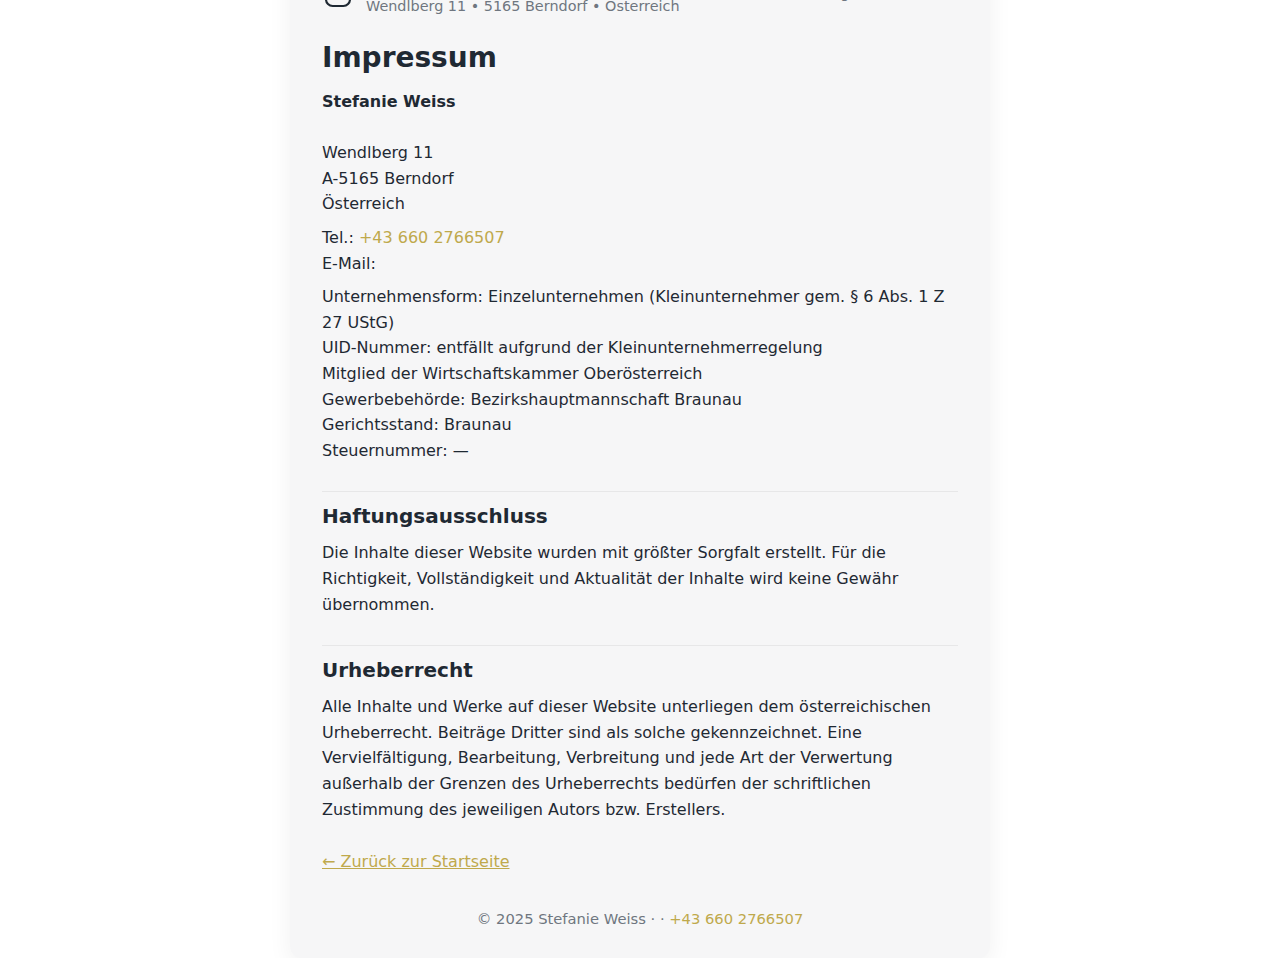
<file: impressum.html>
<!doctype html>
<html lang="de">
<head>
  <meta charset="utf-8" />
  <meta name="viewport" content="width=device-width, initial-scale=1" />
  <title>Impressum – Stefanie Weiss</title>
  <meta name="description" content="Impressum von Stefanie Weiss, Österreich." />
  <meta name="theme-color" content="#f5f5f5" />
  <style>
    :root {
      --bg:#ffffff; --ink:#1f2933; --muted:#6f7680; --card:#f6f6f7;
      --accent:#bfa94c; --accent-2:#c0c0c0; --radius:12px; --shadow:0 8px 24px rgba(0,0,0,.06);
    }
    *{box-sizing:border-box}
    html,body{height:100%}
    body{
      margin:0;
      font-family:Inter,system-ui,-apple-system,'Segoe UI',Roboto,Arial,sans-serif;
      color:var(--ink);
      background:var(--bg);
      line-height:1.6;
      display:flex;
      align-items:center;
      justify-content:center;
      padding:20px;
    }

    .impressum-container{
      background:var(--card);
      padding:28px 32px;
      border-radius:var(--radius);
      box-shadow:var(--shadow);
      max-width:700px;
      width:100%;
    }

    header.ff{display:flex;align-items:center;justify-content:space-between;gap:12px;margin-bottom:18px}
    .brand{display:flex;align-items:center;gap:12px}
    .brand .title{font-weight:900;letter-spacing:.01em}
    .note{color:var(--muted);font-size:.9rem}

    h1{font-size:1.75rem;margin:.5rem 0 0;text-align:left}
    h2{font-size:1.25rem;margin:1.75rem 0 .5rem;padding-top:8px;border-top:1px solid rgba(0,0,0,.06)}
    p{margin:8px 0}
    a{color:var(--accent);text-decoration:none}
    a:hover{text-decoration:underline}
    strong{font-weight:600;display:block;margin-top:.5rem}

    .back-link{display:inline-block;margin-top:1.2rem;text-decoration:underline;color:var(--accent);font-weight:500}

    footer{margin-top:2rem;font-size:.92rem;color:var(--muted);text-align:center}

    @media (prefers-color-scheme: dark){
      :root{--bg:#0b0c0f; --ink:#e9edf2; --card:#12141a; --muted:#9aa3af; --accent:#e6d388}
      body{background:var(--bg);color:var(--ink)}
    }
  </style>
</head>
<body>
  <main class="impressum-container">
    <header class="ff">
      <div class="brand">
        <svg width="32" height="32" viewBox="0 0 24 24" fill="none" aria-hidden="true">
          <rect x="3" y="3" width="18" height="18" rx="5" ry="5" stroke="currentColor" stroke-width="1.6"></rect>
          <path d="M7 9h10M7 12h7M7 15h5" stroke="currentColor" stroke-width="1.6" stroke-linecap="round" />
        </svg>
        <div>
          <div class="title">Stefanie Weiss</div>
          <div class="note">Wendlberg 11 • 5165 Berndorf • Österreich</div>
        </div>
      </div>
      <div class="note">Letzte Aktualisierung: <time datetime="2025-10-01">Oktober 2025</time></div>
    </header>

    <h1>Impressum</h1>

    <section>
      <p><strong>Stefanie Weiss</strong><br>
      Wendlberg 11<br>
      A-5165 Berndorf<br>
      Österreich</p>

      <p>
        Tel.: <a href="tel:+436602766507">+43 660 2766507</a><br>
        E-Mail: <a href="mailto:mail@fuerst-software.com"></a>
      </p>

      <p>
        Unternehmensform: Einzelunternehmen (Kleinunternehmer gem. § 6 Abs. 1 Z 27 UStG)<br>
        UID-Nummer: entfällt aufgrund der Kleinunternehmerregelung<br>
        Mitglied der Wirtschaftskammer Oberösterreich<br>
        Gewerbebehörde: Bezirkshauptmannschaft Braunau<br>
        Gerichtsstand: Braunau<br>
        Steuernummer: —
      </p>
    </section>

    <section>
      <h2>Haftungsausschluss</h2>
      <p>Die Inhalte dieser Website wurden mit größter Sorgfalt erstellt. Für die Richtigkeit, Vollständigkeit und Aktualität der Inhalte wird keine Gewähr übernommen.</p>
    </section>

    <section>
      <h2>Urheberrecht</h2>
      <p>Alle Inhalte und Werke auf dieser Website unterliegen dem österreichischen Urheberrecht. Beiträge Dritter sind als solche gekennzeichnet. Eine Vervielfältigung, Bearbeitung, Verbreitung und jede Art der Verwertung außerhalb der Grenzen des Urheberrechts bedürfen der schriftlichen Zustimmung des jeweiligen Autors bzw. Erstellers.</p>
    </section>

    <p><a class="back-link" href="index.html">← Zurück zur Startseite</a></p>

    <footer>
      © 2025 Stefanie Weiss · <a href="mailto:mail@fuerst-software.com"></a> · <a href="tel:+436602766507">+43 660 2766507</a>
    </footer>
  </main>
</body>
</html>
</file>
<file: style.css>
/* ===== Tokens (Dark Luxury – Amber) ===== */
:root{
  --bg-900:#0a0a0a;
  --bg-850:#0f0d0b;
  --bg-800:#141210;
  --bg-750:#181512;
  --line:rgba(255,255,255,.08);

  --ink:#f5f5f5;
  --ink-dim:#d9d9d9;
  --muted:#a6a6a6;

  --amber:#b27a3c;
  --amber-2:#946533;
  --amber-glow:rgba(178,122,60,.38);

  --radius:18px; --radius-sm:12px; --shadow:0 12px 32px rgba(0,0,0,.45);
  --max:1200px; --pad:clamp(16px,2.4vw,28px); --trans:all .25s ease;
}

/* ===== Base ===== */
*{box-sizing:border-box}
html,body{height:100%}
body{margin:0;font-family:Inter,system-ui,Arial,sans-serif;background:var(--bg-900);color:var(--ink)}
img{max-width:100%;height:auto;display:block}
a{color:inherit;text-decoration:none;transition:var(--trans)}
.container{max-width:var(--max);margin:0 auto;padding:0 var(--pad)}
.hh,.sec-title,.hero__title{font-family:"Playfair Display", Georgia, serif}

/* ===== NAV ===== */
.nav{position:sticky;top:0;z-index:100;background:#000;border-bottom:1px solid var(--line)}
.nav__inner{display:flex;align-items:center;justify-content:space-between;height:72px}
.brand{color:#fff;font-weight:700;letter-spacing:.12em;text-transform:uppercase}
.nav__toggle{display:none;background:transparent;border:0;padding:10px;border-radius:10px}
.nav__toggle .bar{display:block;width:24px;height:2px;background:#fff;margin:5px 0;border-radius:2px}
.nav__links{display:flex;align-items:center;gap:22px}
.nav__link{color:#fff;text-transform:uppercase;letter-spacing:.12em;font-weight:700;padding:10px 0;position:relative}
.nav__link::after{content:"";position:absolute;left:0;right:0;bottom:-8px;height:1px;background:transparent;transition:var(--trans)}
.nav__link:hover::after{background:var(--amber)}
@media (max-width:1024px){
  .nav__toggle{display:block}
  .nav__links{
    position:fixed; inset:72px 0 0 0; background:#000;
    transform:translateY(-120%); transition:transform .25s ease;
    display:flex; flex-direction:column; gap:14px; padding:16px;
  }
  .nav__links.open{transform:translateY(0)}
}

/* ===== HERO ===== */
.hero{position:relative;background:#000;color:var(--ink)}
.hero__bg{position:absolute;inset:0;overflow:hidden}
.hero__bg img{width:100%;height:100%;object-fit:cover;object-position:center;filter:saturate(.9) brightness(.7)}
.hero__overlay{position:absolute;inset:0;background:linear-gradient(180deg,rgba(0,0,0,.35),rgba(0,0,0,.65))}
#glitterCanvas{
  position:absolute; inset:0; width:100%; height:100%;
  z-index:2; pointer-events:none; mix-blend-mode:screen; opacity:.75;
}
@media (max-width:600px){
  /* mobiles Rendering entlasten */
  #glitterCanvas{mix-blend-mode:normal; opacity:.55;}
}

.hero__content{position:relative;min-height:min(86vh,860px);display:grid;place-items:center}
.title-wrap{display:flex;align-items:center;gap:28px;width:100%}
.title-line{flex:1;height:1px;background:rgba(178,122,60,.35)}
.hero__title{font-weight:700;letter-spacing:.06em;text-transform:uppercase;font-size:clamp(28px,6vw,56px);color:#fff;white-space:nowrap}
@media (max-width:640px){.title-wrap{gap:16px}.hero__title{white-space:normal;text-align:center}}

/* ===== Pills ===== */
.pills{background:var(--bg-900);border-bottom:1px solid var(--line);box-shadow:inset 0 -1px 0 rgba(255,255,255,.04)}
.pills__row{display:flex;flex-wrap:wrap;gap:12px;justify-content:center;padding:18px 0}
.pill{padding:10px 20px;border:1px solid var(--amber);border-radius:999px;font-weight:600;color:var(--amber);background:transparent;letter-spacing:.04em;transition:all .3s ease}
.pill:hover{background:var(--amber);color:#0b0b0b;transform:translateY(-2px);box-shadow:0 0 16px var(--amber-glow)}

/* ===== Sections ===== */
.section{padding:clamp(52px,8vw,96px) 0;background:var(--bg-900);color:var(--ink)}
.section--alt{background:var(--bg-850)}
.sec-title{font-size:clamp(24px,3.6vw,36px);letter-spacing:.04em;text-transform:uppercase;color:#fff;margin:0 0 .6rem}
.sec-title--small{font-size:clamp(22px,3vw,30px)}
.sec-lead{color:var(--ink-dim);max-width:820px}

/* ===== Grid / Cards ===== */
.grid{display:grid;gap:clamp(16px,2vw,24px)}
.grid-2{grid-template-columns:repeat(2,minmax(0,1fr))}
.grid-3{grid-template-columns:repeat(3,minmax(0,1fr))}
@media (max-width:980px){.grid-2,.grid-3{grid-template-columns:1fr}}

.cards .card{padding:0;overflow:hidden;background:var(--bg-800);border:1px solid var(--line);border-radius:16px;box-shadow:var(--shadow)}
.card img{width:100%;height:320px;object-fit:cover;filter:saturate(.9) brightness(.85)}
.card__body{padding:20px}
.card__title{font-weight:700;margin:.2rem 0 .4rem;color:#fff}
.card__text{color:var(--muted);margin:0 0 .8rem}

/* ===== Buttons ===== */
.btn{display:inline-block;padding:12px 22px;border-radius:999px;background:var(--amber);color:#0b0b0b;font-weight:700;letter-spacing:.04em;transition:var(--trans);box-shadow:0 0 12px var(--amber-glow)}
.btn:hover{transform:translateY(-2px);opacity:.95;box-shadow:0 0 18px rgba(178,122,60,.55)}
.btn.btn--ghost{background:transparent;color:var(--amber);border:2px solid var(--amber)}

/* ===== FAQ ===== */
.faq details{background:var(--bg-800);color:var(--ink);border:1px solid var(--line);border-radius:14px;box-shadow:var(--shadow);padding:16px 18px}
.faq details+details{margin-top:12px}
.faq summary{cursor:pointer;font-weight:600}
.faq summary::-webkit-details-marker{display:none}

/* ===== Contact ===== */
.section--contact{background:linear-gradient(180deg,var(--bg-850),var(--bg-900))}
.field{display:flex;flex-direction:column;gap:8px}
.field span{font-size:.9rem;color:var(--muted)}
.field input,.field textarea{padding:12px 14px;border-radius:12px;border:1px solid var(--line);font:inherit;background:var(--bg-750);color:var(--ink);transition:border var(--trans),box-shadow var(--trans)}
.field input::placeholder,.field textarea::placeholder{color:#8b8b8b}
.field input:focus,.field textarea:focus{outline:none;border-color:var(--amber-2);box-shadow:0 0 0 4px rgba(148,101,51,.22)}
.field--full{grid-column:1/-1}

/* ===== Footer ===== */
.footer{background:#000;color:#fff;padding:28px 0;border-top:1px solid var(--line)}
.footer__inner{display:flex;justify-content:space-between;align-items:center;gap:16px}
.footer__nav{display:flex;gap:16px;flex-wrap:wrap}
@media (max-width:640px){.footer__inner{flex-direction:column}}

/* Button-Reihe (Partners) */
.btn-row{display:flex;flex-wrap:wrap;gap:16px;justify-content:flex-start}
.btn-row .btn{flex:1 1 auto;min-width:220px;text-align:center}
</file>
